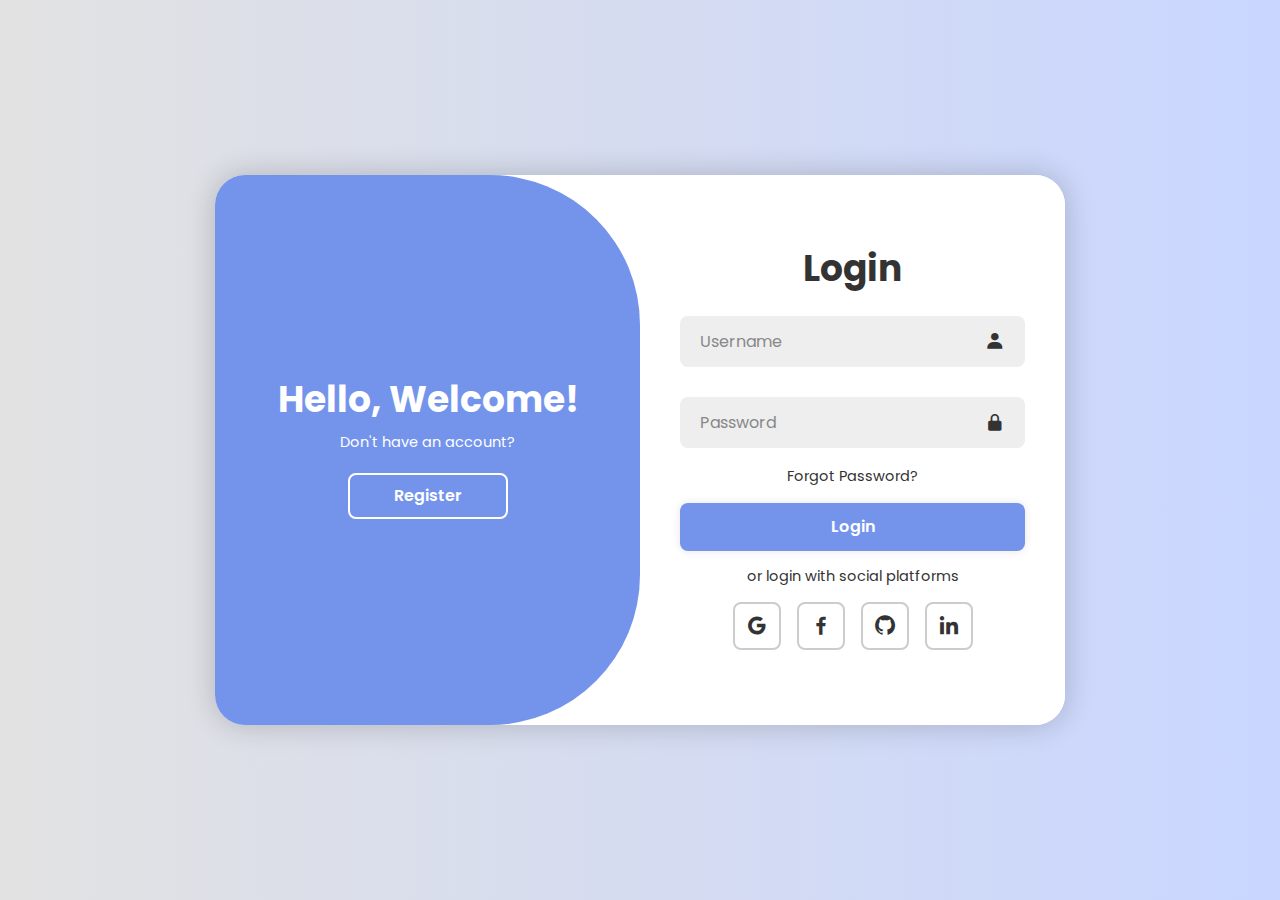
<file: Login Page/SignUp_LogIn_Form.html>
<!DOCTYPE html>
<html lang="en">
<head>
    <meta charset="UTF-8">
    <meta name="viewport" content="width=device-width, initial-scale=1.0">
    <title>Login/Signup Form</title>
    <link rel="stylesheet" href="SignUp_LogIn_Form.css">
    <link href='https://unpkg.com/boxicons@2.1.4/css/boxicons.min.css' rel='stylesheet'>
</head>
  <body>
      <div class="container">
          <div class="form-box login">
              <form action="#">
                  <h1>Login</h1>
                  <div class="input-box">
                      <input type="text" placeholder="Username" required>
                      <i class='bx bxs-user'></i>
                  </div>
                  <div class="input-box">
                      <input type="password" placeholder="Password" required>
                      <i class='bx bxs-lock-alt' ></i>
                  </div>
                  <div class="forgot-link">
                      <a href="#">Forgot Password?</a>
                  </div>
                  <button type="submit" class="btn">Login</button>
                  <p>or login with social platforms</p>
                  <div class="social-icons">
                      <a href="#"><i class='bx bxl-google' ></i></a>
                      <a href="#"><i class='bx bxl-facebook' ></i></a>
                      <a href="#"><i class='bx bxl-github' ></i></a>
                      <a href="#"><i class='bx bxl-linkedin' ></i></a>
                  </div>
              </form>
          </div>

          <div class="form-box register">
              <form action="#">
                  <h1>Registration</h1>
                  <div class="input-box">
                      <input type="text" placeholder="Username" required>
                      <i class='bx bxs-user'></i>
                  </div>
                  <div class="input-box">
                      <input type="email" placeholder="Email" required>
                      <i class='bx bxs-envelope' ></i>
                  </div>
                  <div class="input-box">
                      <input type="password" placeholder="Password" required>
                      <i class='bx bxs-lock-alt' ></i>
                  </div>
                  <button type="submit" class="btn">Register</button>
                  <p>or register with social platforms</p>
                  <div class="social-icons">
                      <a href="#"><i class='bx bxl-google' ></i></a>
                      <a href="#"><i class='bx bxl-facebook' ></i></a>
                      <a href="#"><i class='bx bxl-github' ></i></a>
                      <a href="#"><i class='bx bxl-linkedin' ></i></a>
                  </div>
              </form>
          </div>

          <div class="toggle-box">
              <div class="toggle-panel toggle-left">
                  <h1>Hello, Welcome!</h1>
                  <p>Don't have an account?</p>
                  <button class="btn register-btn">Register</button>
              </div>

              <div class="toggle-panel toggle-right">
                  <h1>Welcome Back!</h1>
                  <p>Already have an account?</p>
                  <button class="btn login-btn">Login</button>
              </div>
          </div>
      </div>

      <script src="SignUp_LogIn_Form.js"></script>
  </body>
</html>
</file>
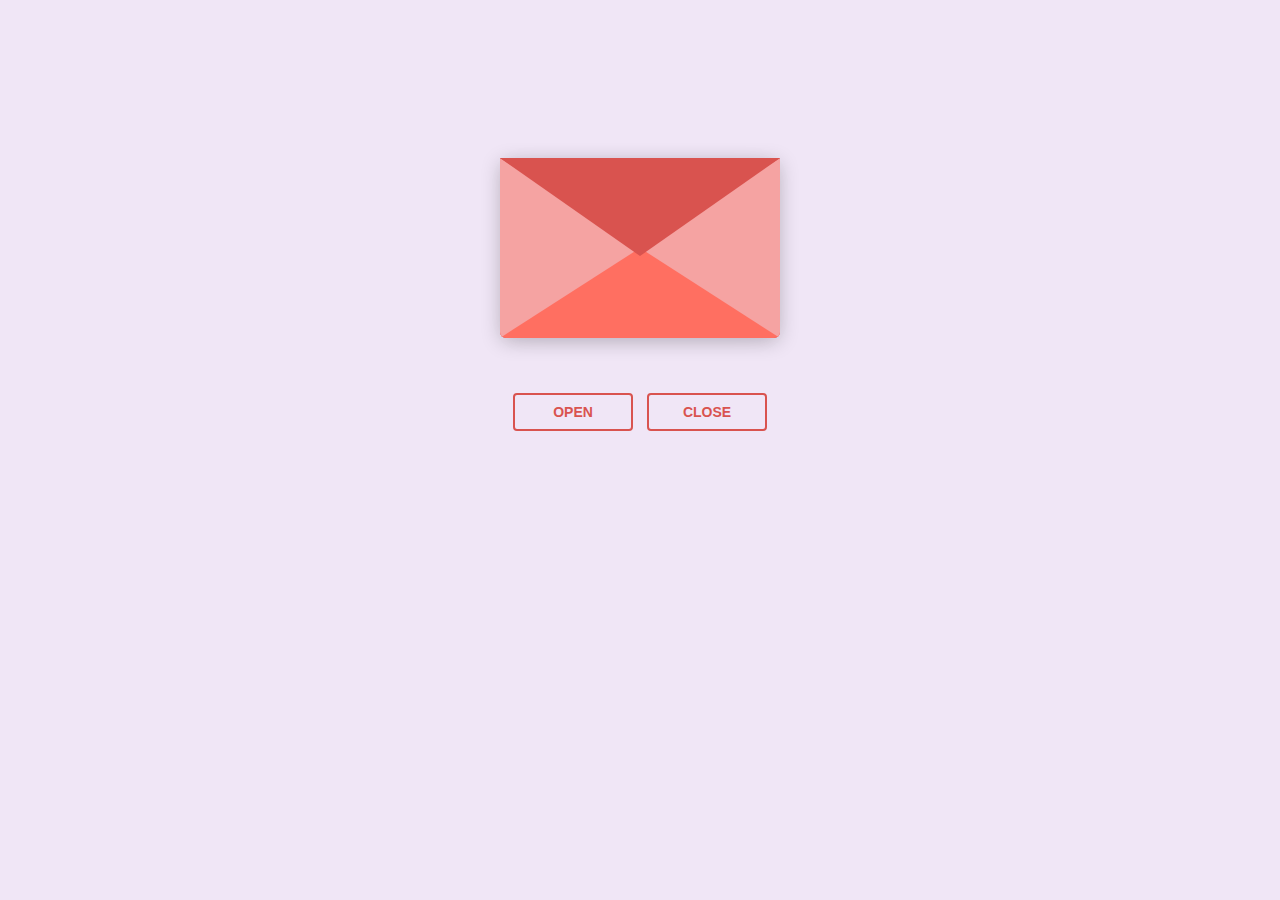
<file: love letter2 code/love letter 2.html>
<!DOCTYPE html>
<html lang="en">
  <head>
    <meta charset="UTF-8" />
    <title>Love letter for crush</title>
    <link rel="preconnect" href="https://fonts.googleapis.com" />
    <link rel="preconnect" href="https://fonts.gstatic.com" crossorigin />
    <link
      href="https://fonts.googleapis.com/css2?family=Dancing+Script:wght@400..700&display=swap"
      rel="stylesheet" />
    <link rel="stylesheet" href="love letter 2.css" />
  </head>
  <body>
    <div class="envlope-wrapper">
      <div id="envelope" class="close">
        <div class="front flap"></div>
        <div class="front pocket"></div>
        <div class="letter">
          <div class="words line1">To: Name </div>
          <div class="words line2"> Message 1.</div>
          <div class="words line3"> Message 2</div>
          <div class="words line4"> Message 3</div>
        </div>
        <div class="hearts">
          <div class="heart a1"></div>
          <div class="heart a2"></div>
          <div class="heart a3"></div>
        </div>
      </div>
    </div>
    <div class="reset">
      <button id="open">Open</button>
      <button id="reset">Close</button>
    </div>

    <script src="https://cdnjs.cloudflare.com/ajax/libs/jquery/3.5.1/jquery.min.js"></script>
    <script src="love letter 2.js"></script>
  </body>
</html>
</file>
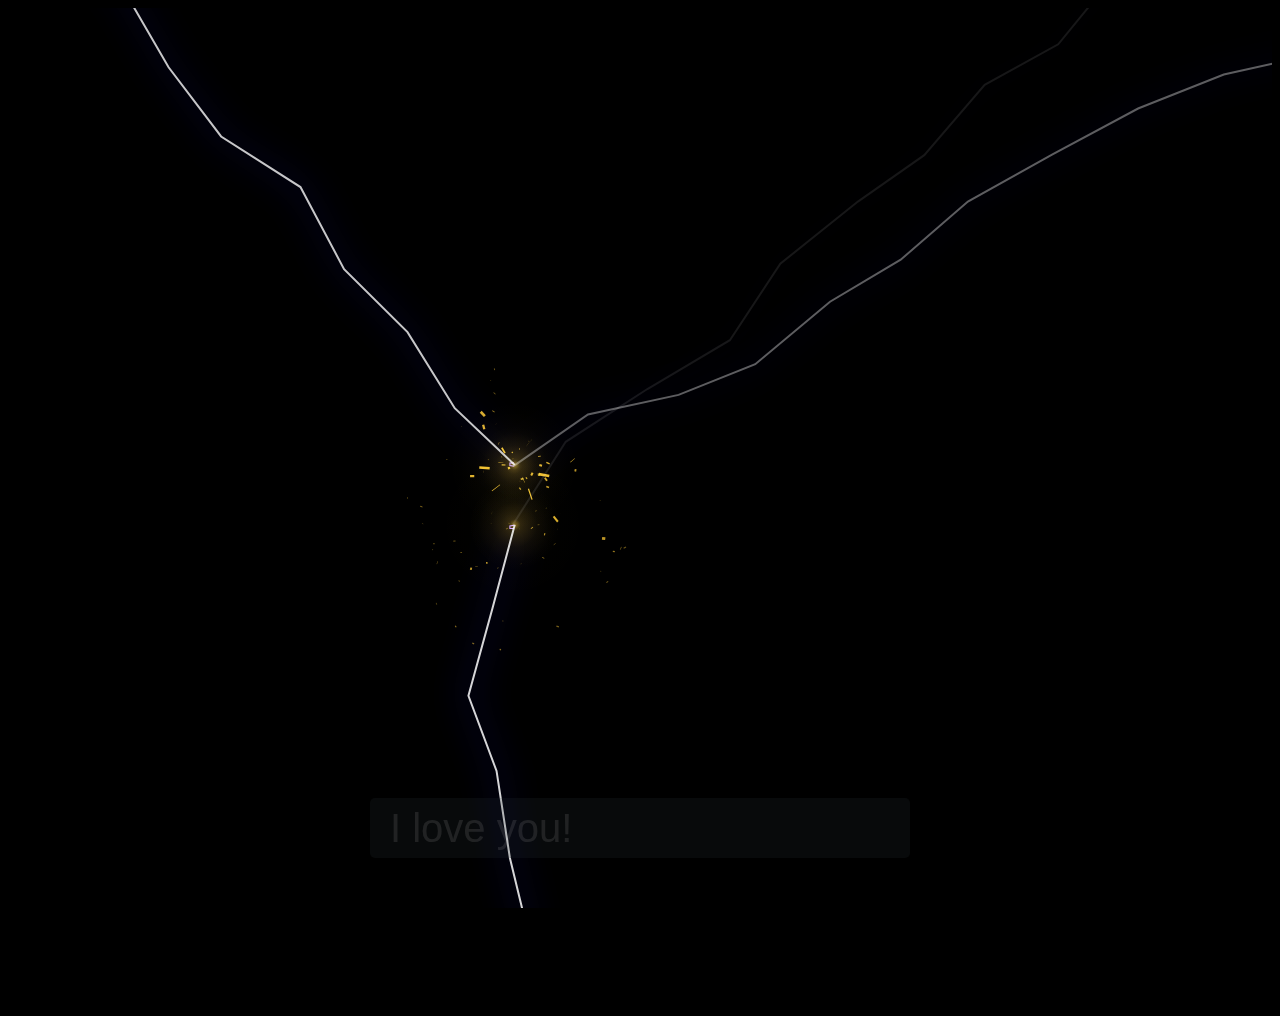
<file: Thunder_Name/thunder-text.html>
<!DOCTYPE html>
  <html lang="en">
  <head>
    <meta charset="UTF-8">
    <meta name="viewport" content="width=device-width, initial-scale=1.0">
    <link rel="stylesheet" href="thunder-text.css">
    <title>Thunder Text</title>
  </head>
  <body>

    <!-- creadits to the writter @haidang -->
    <div class="page page-thunder-to-text">
      <input id="input" type="text" maxlength="24" placeholder="I love you!">
      <canvas id="canvas"></canvas>
    </div>

    <script src="thunder-text.js"></script>
  </body>
</html>
</file>
<file: Login Page/SignUp_LogIn_Form.css>
@import url('https://fonts.googleapis.com/css2?family=Poppins:ital,wght@0,100;0,200;0,300;0,400;0,500;0,600;0,700;0,800;0,900;1,100;1,200;1,300;1,400;1,500;1,600;1,700;1,800;1,900&display=swap');

*{
    margin: 0;
    padding: 0;
    box-sizing: border-box;
    font-family: "Poppins", sans-serif;
    text-decoration: none;
    list-style: none;
}

body{
    display: flex;
    justify-content: center;
    align-items: center;
    min-height: 100vh;
    background: linear-gradient(90deg, #e2e2e2, #c9d6ff);
}

.container{
    position: relative;
    width: 850px;
    height: 550px;
    background: #fff;
    margin: 20px;
    border-radius: 30px;
    box-shadow: 0 0 30px rgba(0, 0, 0, .2);
    overflow: hidden;
}

    .container h1{
        font-size: 36px;
        margin: -10px 0;
    }

    .container p{
        font-size: 14.5px;
        margin: 15px 0;
    }

form{ width: 100%; }

.form-box{
    position: absolute;
    right: 0;
    width: 50%;
    height: 100%;
    background: #fff;
    display: flex;
    align-items: center;
    color: #333;
    text-align: center;
    padding: 40px;
    z-index: 1;
    transition: .6s ease-in-out 1.2s, visibility 0s 1s;
}

    .container.active .form-box{ right: 50%; }

    .form-box.register{ visibility: hidden; }
        .container.active .form-box.register{ visibility: visible; }

.input-box{
    position: relative;
    margin: 30px 0;
}

    .input-box input{
        width: 100%;
        padding: 13px 50px 13px 20px;
        background: #eee;
        border-radius: 8px;
        border: none;
        outline: none;
        font-size: 16px;
        color: #333;
        font-weight: 500;
    }

        .input-box input::placeholder{
            color: #888;
            font-weight: 400;
        }
    
    .input-box i{
        position: absolute;
        right: 20px;
        top: 50%;
        transform: translateY(-50%);
        font-size: 20px;
    }

.forgot-link{ margin: -15px 0 15px; }
    .forgot-link a{
        font-size: 14.5px;
        color: #333;
    }

.btn{
    width: 100%;
    height: 48px;
    background: #7494ec;
    border-radius: 8px;
    box-shadow: 0 0 10px rgba(0, 0, 0, .1);
    border: none;
    cursor: pointer;
    font-size: 16px;
    color: #fff;
    font-weight: 600;
}

.social-icons{
    display: flex;
    justify-content: center;
}

    .social-icons a{
        display: inline-flex;
        padding: 10px;
        border: 2px solid #ccc;
        border-radius: 8px;
        font-size: 24px;
        color: #333;
        margin: 0 8px;
    }

.toggle-box{
    position: absolute;
    width: 100%;
    height: 100%;
}

    .toggle-box::before{
        content: '';
        position: absolute;
        left: -250%;
        width: 300%;
        height: 100%;
        background: #7494ec;
        /* border: 2px solid red; */
        border-radius: 150px;
        z-index: 2;
        transition: 1.8s ease-in-out;
    }

        .container.active .toggle-box::before{ left: 50%; }

.toggle-panel{
    position: absolute;
    width: 50%;
    height: 100%;
    /* background: seagreen; */
    color: #fff;
    display: flex;
    flex-direction: column;
    justify-content: center;
    align-items: center;
    z-index: 2;
    transition: .6s ease-in-out;
}

    .toggle-panel.toggle-left{ 
        left: 0;
        transition-delay: 1.2s; 
    }
        .container.active .toggle-panel.toggle-left{
            left: -50%;
            transition-delay: .6s;
        }

    .toggle-panel.toggle-right{ 
        right: -50%;
        transition-delay: .6s;
    }
        .container.active .toggle-panel.toggle-right{
            right: 0;
            transition-delay: 1.2s;
        }

    .toggle-panel p{ margin-bottom: 20px; }

    .toggle-panel .btn{
        width: 160px;
        height: 46px;
        background: transparent;
        border: 2px solid #fff;
        box-shadow: none;
    }

@media screen and (max-width: 650px){
    .container{ height: calc(100vh - 40px); }

    .form-box{
        bottom: 0;
        width: 100%;
        height: 70%;
    }

        .container.active .form-box{
            right: 0;
            bottom: 30%;
        }

    .toggle-box::before{
        left: 0;
        top: -270%;
        width: 100%;
        height: 300%;
        border-radius: 20vw;
    }

        .container.active .toggle-box::before{
            left: 0;
            top: 70%;
        }

        .container.active .toggle-panel.toggle-left{
            left: 0;
            top: -30%;
        }

    .toggle-panel{ 
        width: 100%;
        height: 30%;
    }
        .toggle-panel.toggle-left{ top: 0; }
        .toggle-panel.toggle-right{
            right: 0;
            bottom: -30%;
        }

            .container.active .toggle-panel.toggle-right{ bottom: 0; }
}

@media screen and (max-width: 400px){
    .form-box { padding: 20px; }

    .toggle-panel h1{font-size: 30px; }
}
</file>
<file: love letter2 code/love letter 2.css>
#envelope {
  position: relative;
  width: 280px;
  height: 180px;
  border-bottom-left-radius: 6px;
  border-bottom-right-radius: 6px;
  margin-left: auto;
  margin-right: auto;
  top: 150px;
  background-color: #d9534f; /* Warm romantic red */ 
  box-shadow: 0 4px 20px rgba(0, 0, 0, 0.2);
}

.front {
  position: absolute;
  width: 0;
  height: 0;
  z-index: 3;
}

.flap {
  border-left: 140px solid transparent;
  border-right: 140px solid transparent;
  border-bottom: 82px solid transparent;
  /* a little smaller */
  border-top: 98px solid #d9534f; /* Same romantic red */
  /* a little larger */
  transform-origin: top;
  pointer-events: none;
}

.pocket {
  border-left: 140px solid #f5a3a2; /* Soft pinkish red for the pocket */
  border-right: 140px solid #f5a3a2;
  border-bottom: 90px solid #ff6f61; /* Lighter romantic red */
  border-top: 90px solid transparent;
  border-bottom-left-radius: 6px;
  border-bottom-right-radius: 6px;
}

.letter {
  position: relative;
  background-color: #fff;
  width: 90%;
  margin-left: auto;
  margin-right: auto;
  height: 90%;
  top: 5%;
  border-radius: 6px;
  box-shadow: 0 2px 26px rgba(0, 0, 0, 0.12);
  font-family: "Dancing Script", cursive;
}

.letter:after {
  content: "";
  position: absolute;
  top: 0;
  bottom: 0;
  left: 0;
  right: 0;
}

.words {
  position: absolute;
  left: 10%;
  width: 80%;
  height: 14%;
  background-color: #ffe6e6; /* Light romantic tone */
}

.words.line1 {
  top: 10%;
  font-size: 0.5rem;
  width: 20%;
  height: 7%;
  font-size: 0.7rem;
}

.words.line2 {
  top: 30%;
  text-align: center;
  font-size: 1.1rem;
}

.words.line3 {
  top: 50%;
  font-size: 1.1rem;
  text-align: center;
}

.words.line4 {
  top: 70%;
  font-size: 1.1rem;
  text-align: center;
}

.open .flap {
  transform: rotateX(180deg);
  transition: transform 0.4s ease, z-index 0.6s;
  z-index: 1;
}

.close .flap {
  transform: rotateX(0deg);
  transition: transform 0.4s 0.6s ease, z-index 1s;
  z-index: 5;
}

.close .letter {
  transform: translateY(0px);
  transition: transform 0.4s ease, z-index 1s;
  z-index: 1;
}

.open .letter {
  transform: translateY(-100px);
  transition: transform 0.4s 0.6s ease, z-index 0.6s;
  z-index: 2;
}

.hearts {
  position: absolute;
  top: 90px;
  left: 0;
  right: 0;
  z-index: 2;
}

.heart {
  position: absolute;
  bottom: 0;
  right: 10%;
  pointer-events: none;
}

.heart:before,
.heart:after {
  position: absolute;
  content: "";
  left: 50px;
  top: 0;
  width: 50px;
  height: 80px;
  background: #e60073; /* Deep romantic pink */
  border-radius: 50px 50px 0 0;
  transform: rotate(-45deg);
  transform-origin: 0 100%;
  pointer-events: none;
}

.heart:after {
  left: 0;
  transform: rotate(45deg);
  transform-origin: 100% 100%;
}

.close .heart {
  opacity: 0;
  -webkit-animation: none;
  animation: none;
}

.a1 {
  left: 20%;
  transform: scale(0.6);
  opacity: 1;
  -webkit-animation: slideUp 4s linear 1, sideSway 2s ease-in-out 4 alternate;
  -moz-animation: slideUp 4s linear 1, sideSway 2s ease-in-out 4 alternate;
  -webkit-animation-fill-mode: forwards;
  animation-fill-mode: forwards;
  -webkit-animation-delay: 0.7s;
  animation-delay: 0.7s;
}

.a2 {
  left: 55%;
  transform: scale(1);
  opacity: 1;
  -webkit-animation: slideUp 5s linear 1, sideSway 4s ease-in-out 2 alternate;
  -moz-animation: slideUp 5s linear 1, sideSway 4s ease-in-out 2 alternate;
  -webkit-animation-fill-mode: forwards;
  animation-fill-mode: forwards;
  -webkit-animation-delay: 0.7s;
  animation-delay: 0.7s;
}

.a3 {
  left: 10%;
  transform: scale(0.8);
  opacity: 1;
  -webkit-animation: slideUp 7s linear 1, sideSway 2s ease-in-out 6 alternate;
  -moz-animation: slideUp 7s linear 1, sideSway 2s ease-in-out 6 alternate;
  -webkit-animation-fill-mode: forwards;
  animation-fill-mode: forwards;
  -webkit-animation-delay: 0.7s;
  animation-delay: 0.7s;
}

@-webkit-keyframes slideUp {
  0% {
    top: 0;
  }
  100% {
    top: -600px;
  }
}
@keyframes slideUp {
  0% {
    top: 0;
  }
  100% {
    top: -600px;
  }
}
@-webkit-keyframes sideSway {
  0% {
    margin-left: 0px;
  }
  100% {
    margin-left: 50px;
  }
}
@keyframes sideSway {
  0% {
    margin-left: 0px;
  }
  100% {
    margin-left: 50px;
  }
}
body {
  background-color: #f0e6f6; /* Soft lavender for a romantic, dreamy feel */
}

.envlope-wrapper {
  height: 380px;
}

.reset {
  text-align: center;
}

.reset button {
  font-weight: 800;
  font-style: normal;
  transition: all 0.1s linear;
  -webkit-appearance: none;
  background-color: transparent;
  border: solid 2px #d9534f;
  border-radius: 4px;
  color: #d9534f;
  display: inline-block;
  font-size: 14px;
  text-transform: uppercase;
  margin: 5px;
  padding: 10px;
  line-height: 1em;
  text-decoration: none;
  min-width: 120px;
  cursor: pointer;
}

.reset button:hover {
  background-color: #d9534f;
  color: #fff;
}
</file>
<file: Thunder_Name/thunder-text.css>
body{
  background-color: black;
  padding-bottom: 100px;
}
.page-thunder-to-text {
  position: relative;
  overflow: hidden;
}
.page-thunder-to-text canvas {
  display: block;
}
.page-thunder-to-text input {
  position: absolute;
  bottom: 50px;
  left: 0;
  right: 0;
  display: block;
  outline: none;
  background-color: rgba(38, 50, 56, 0.2);
  color: #ffffff;
  border: none;
  width: 40px;
  min-width: 500px;
  margin: auto;
  height: 60px;
  line-height: 60px;
  font-size: 40px;
  padding: 0 20px;
  border-radius: 5px;
}
.page-thunder-to-text input:hover, .page-thunder-to-text input:focus {
  border: 1px solid rgba(38, 50, 56, 0.6);
}
.page-thunder-to-text input::-webkit-input-placeholder {
  color: rgba(255, 255, 255, 0.1);
}
</file>
